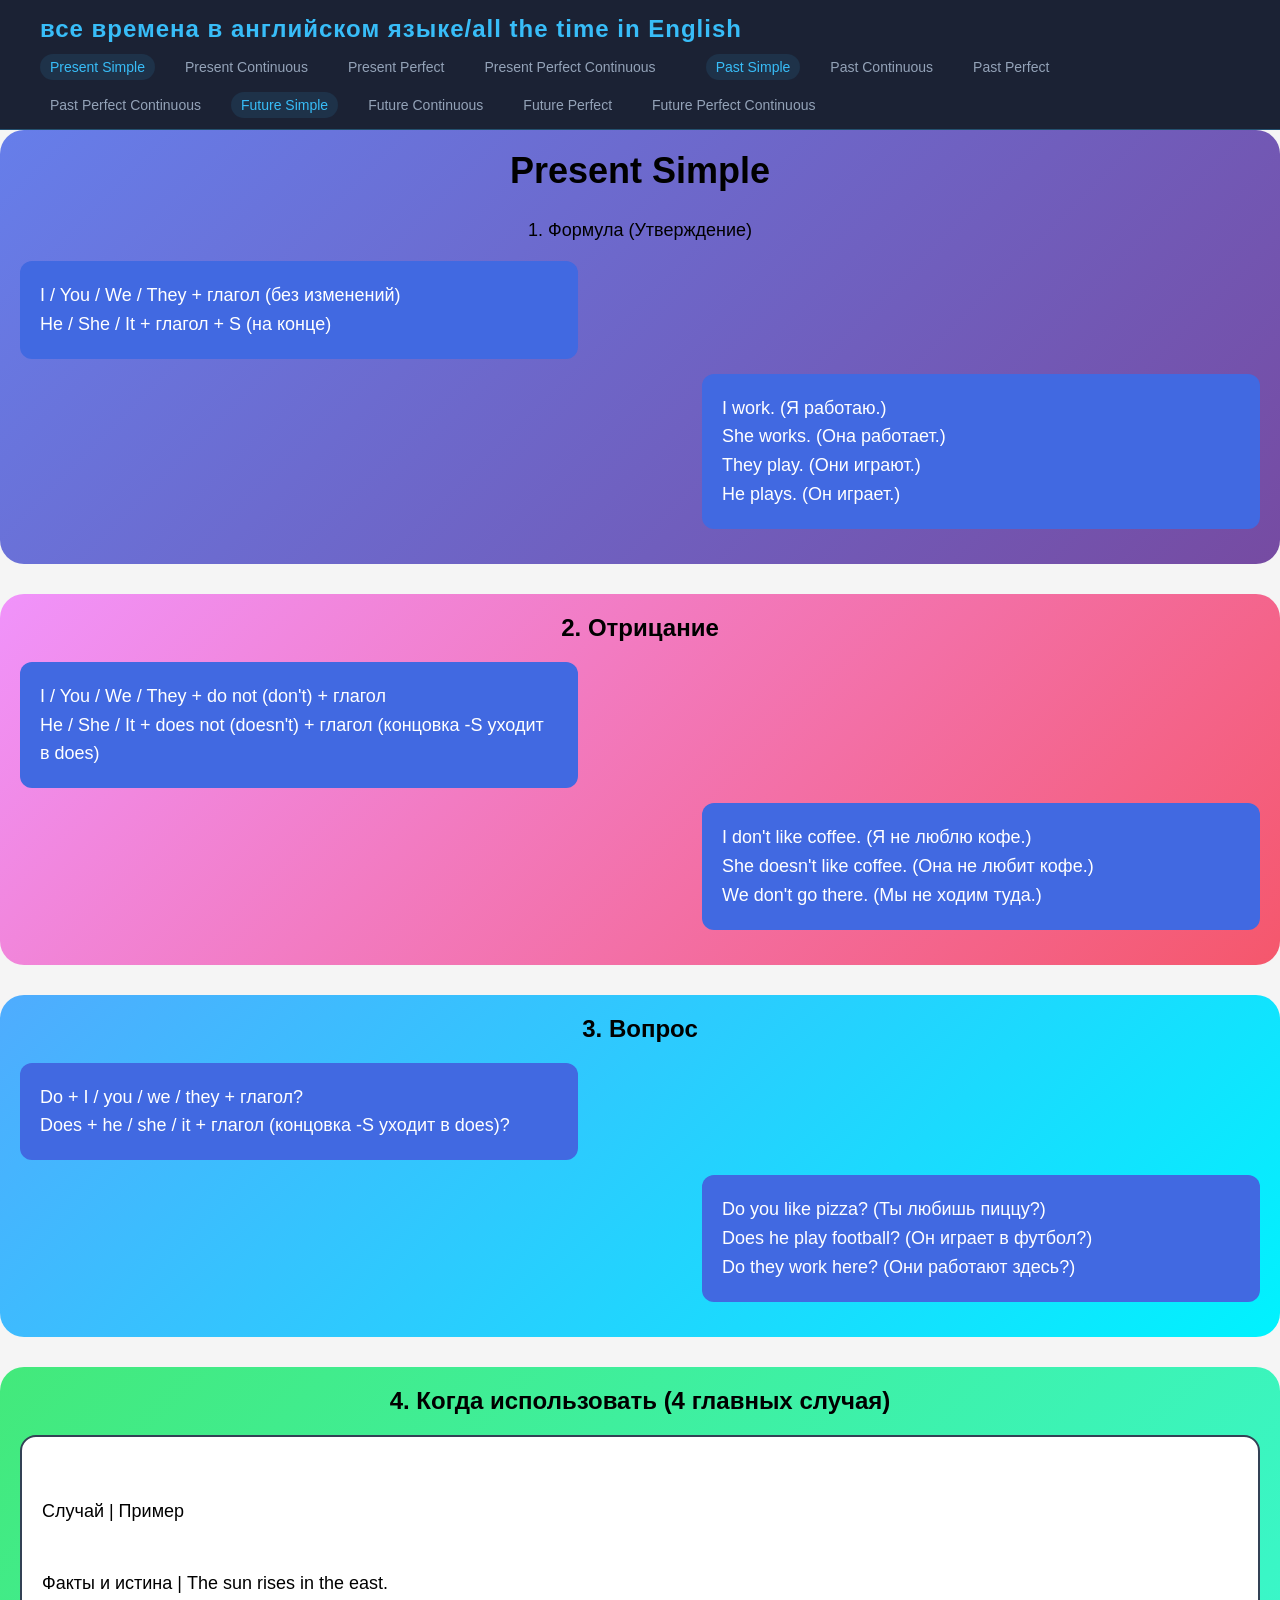
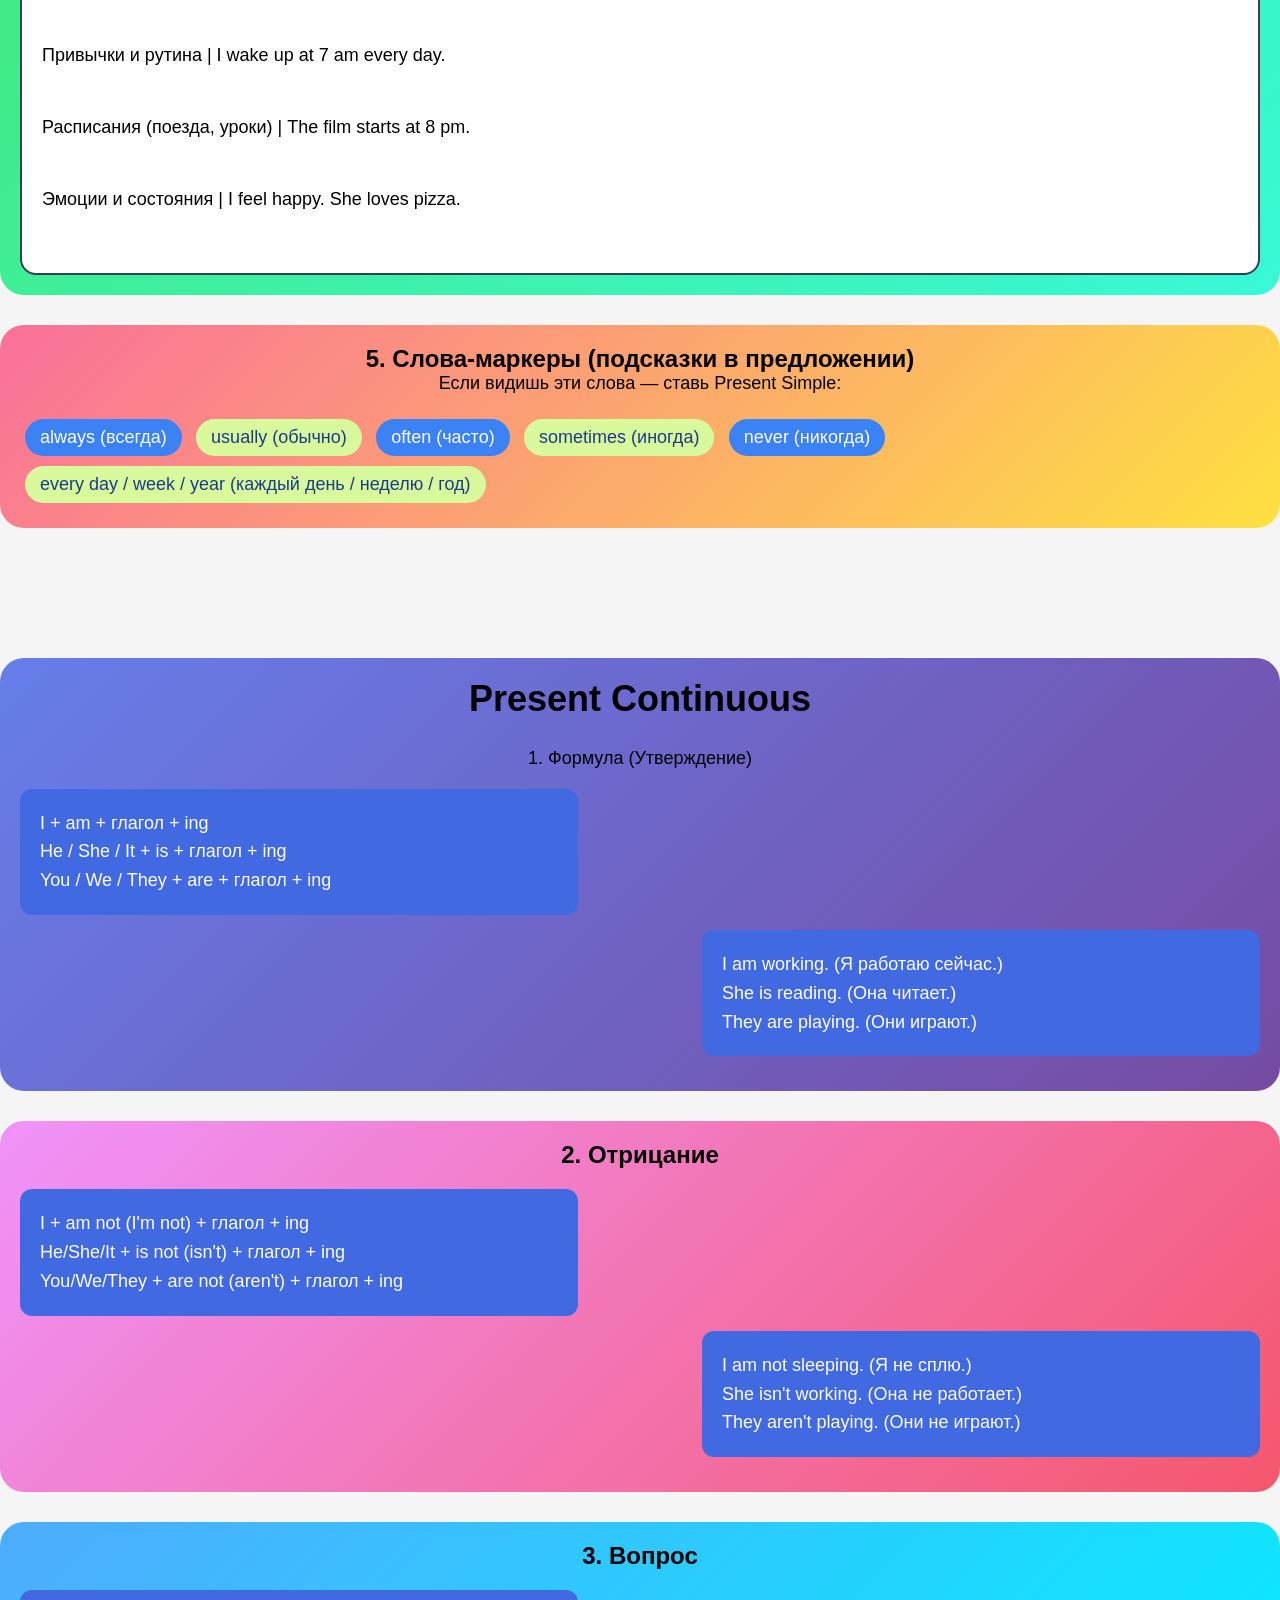
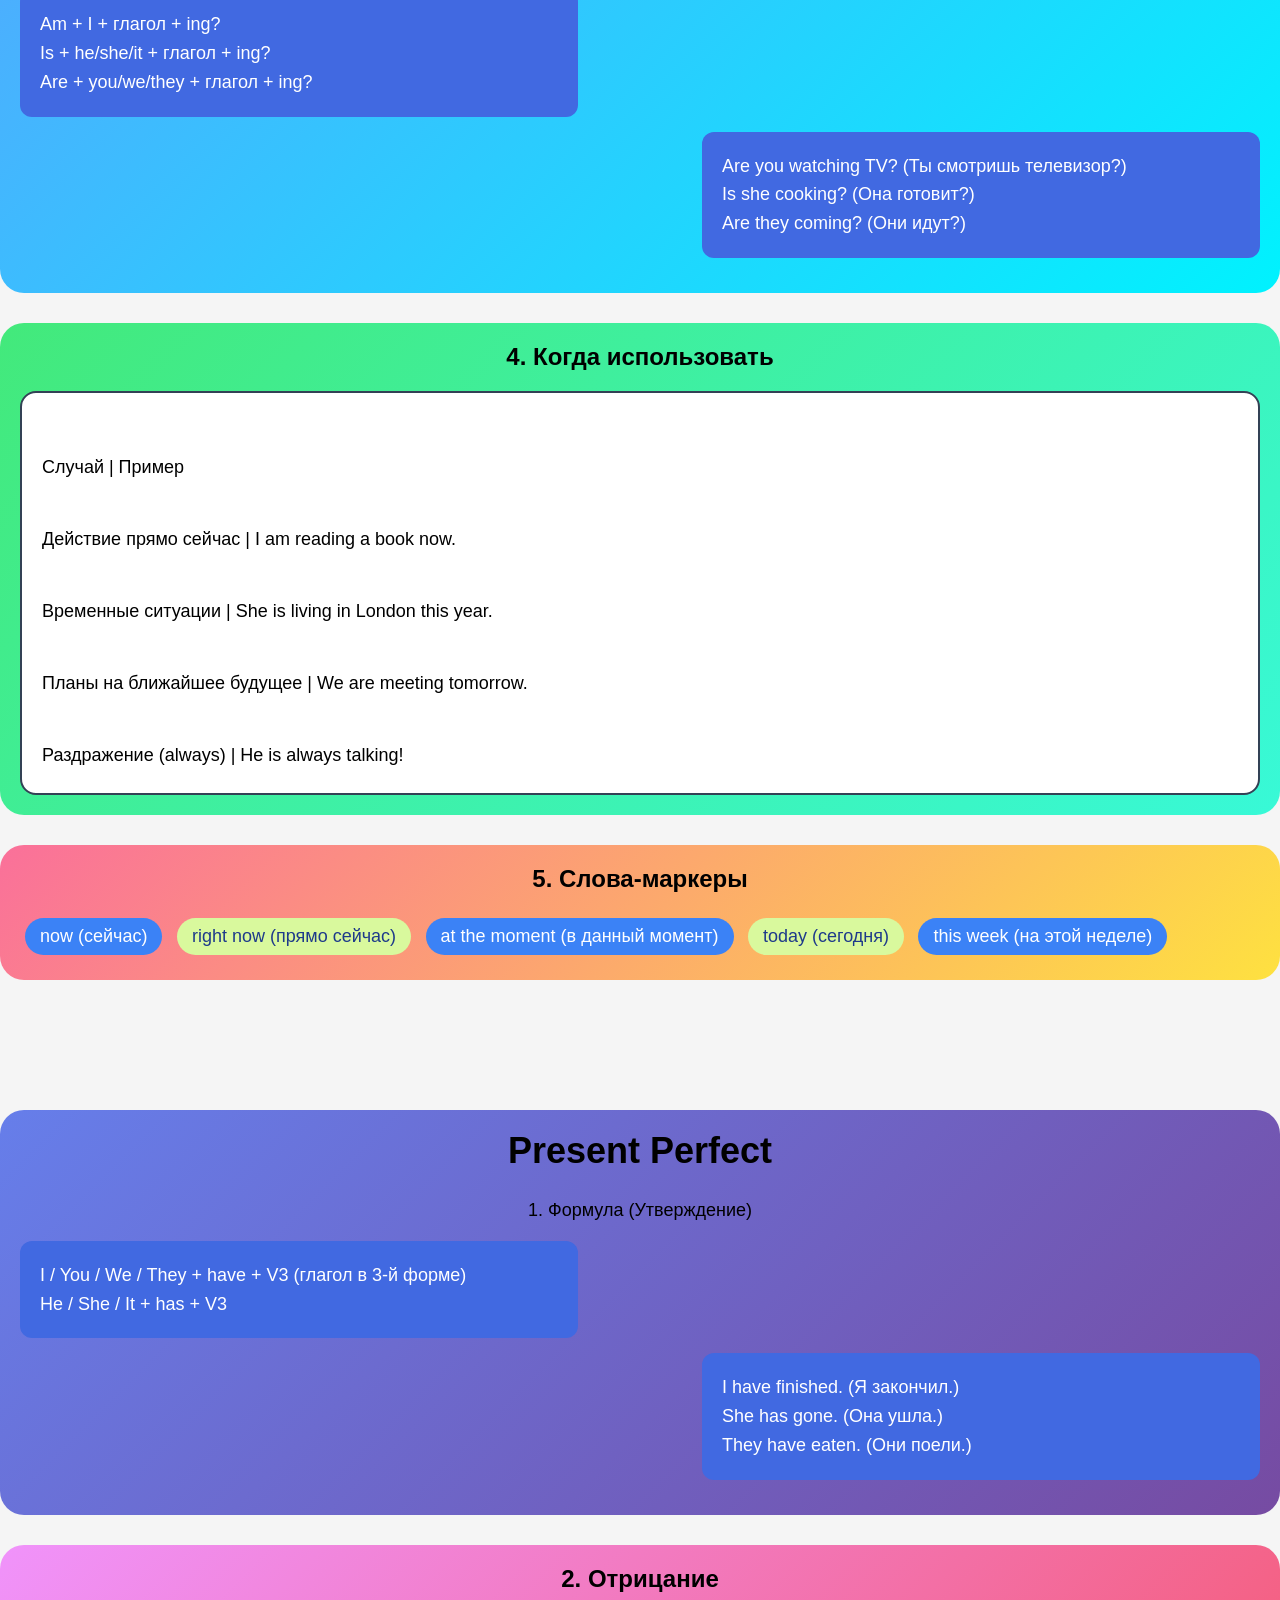
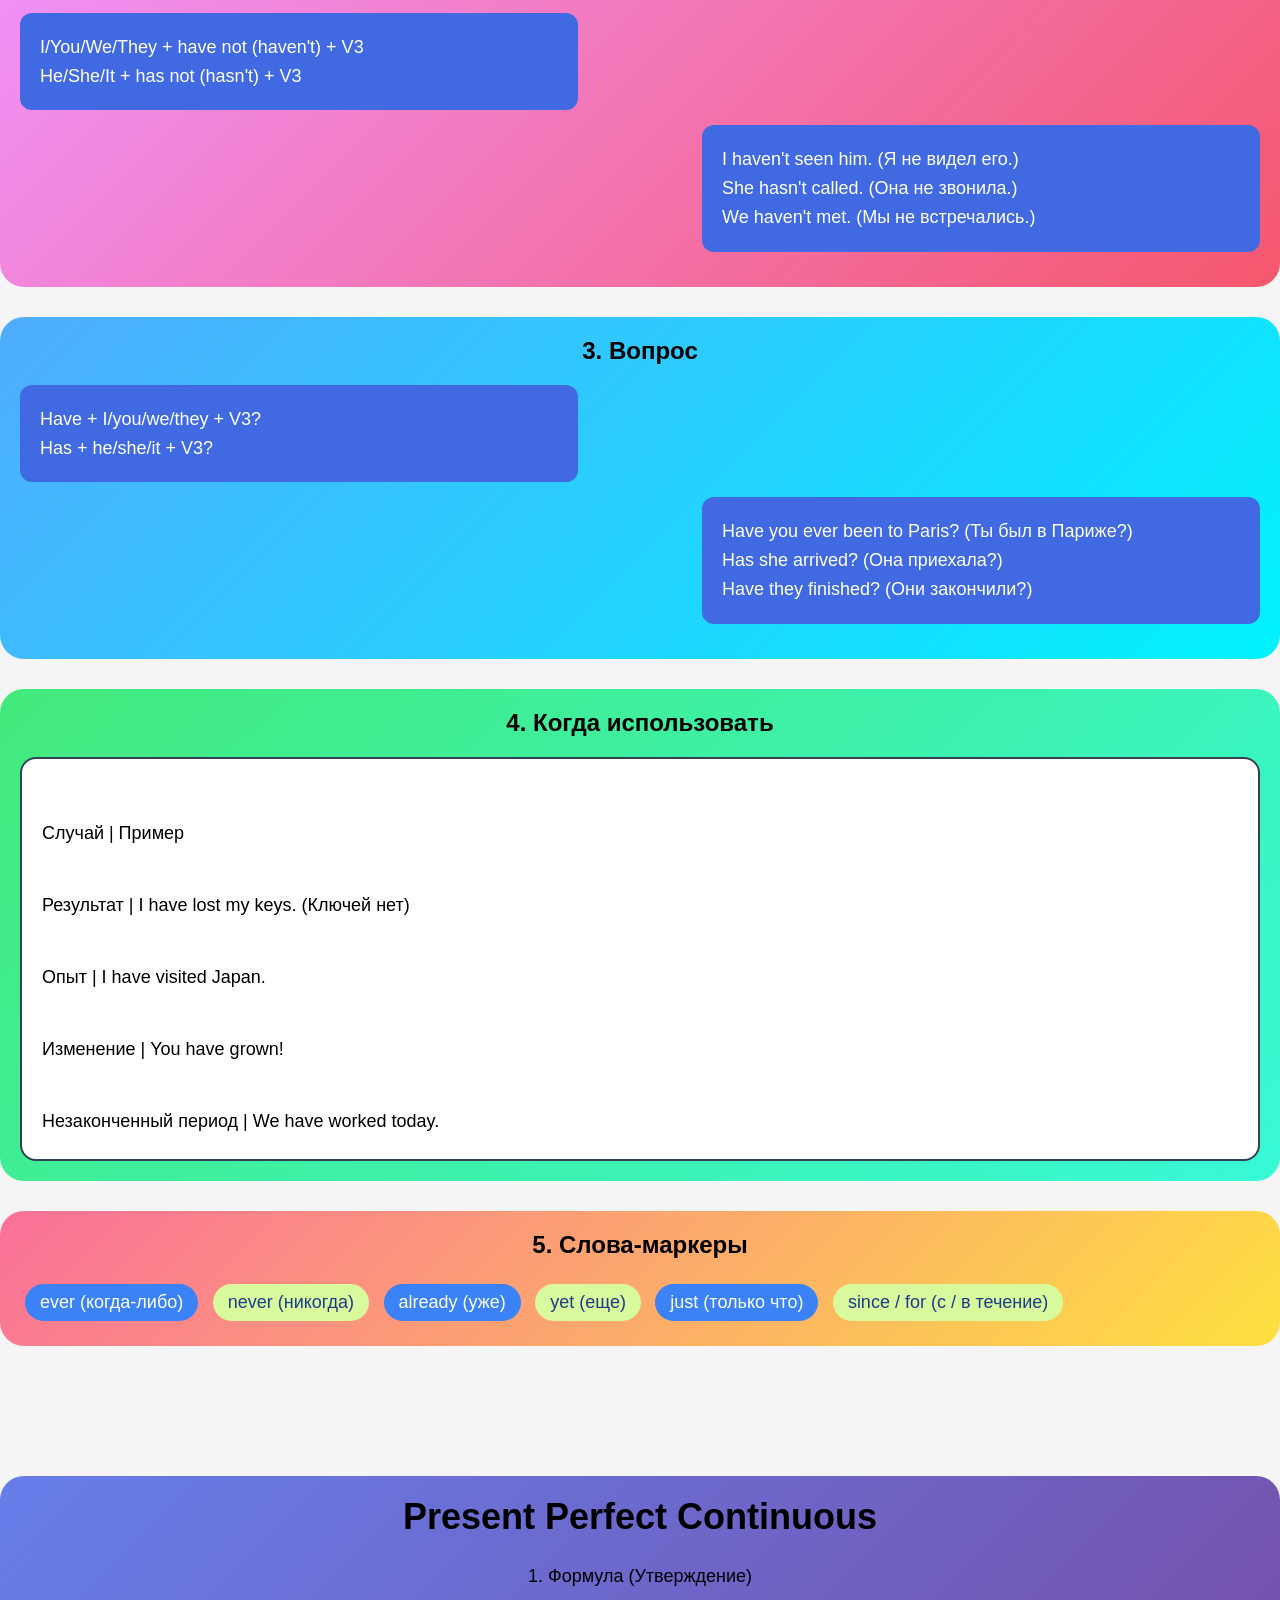
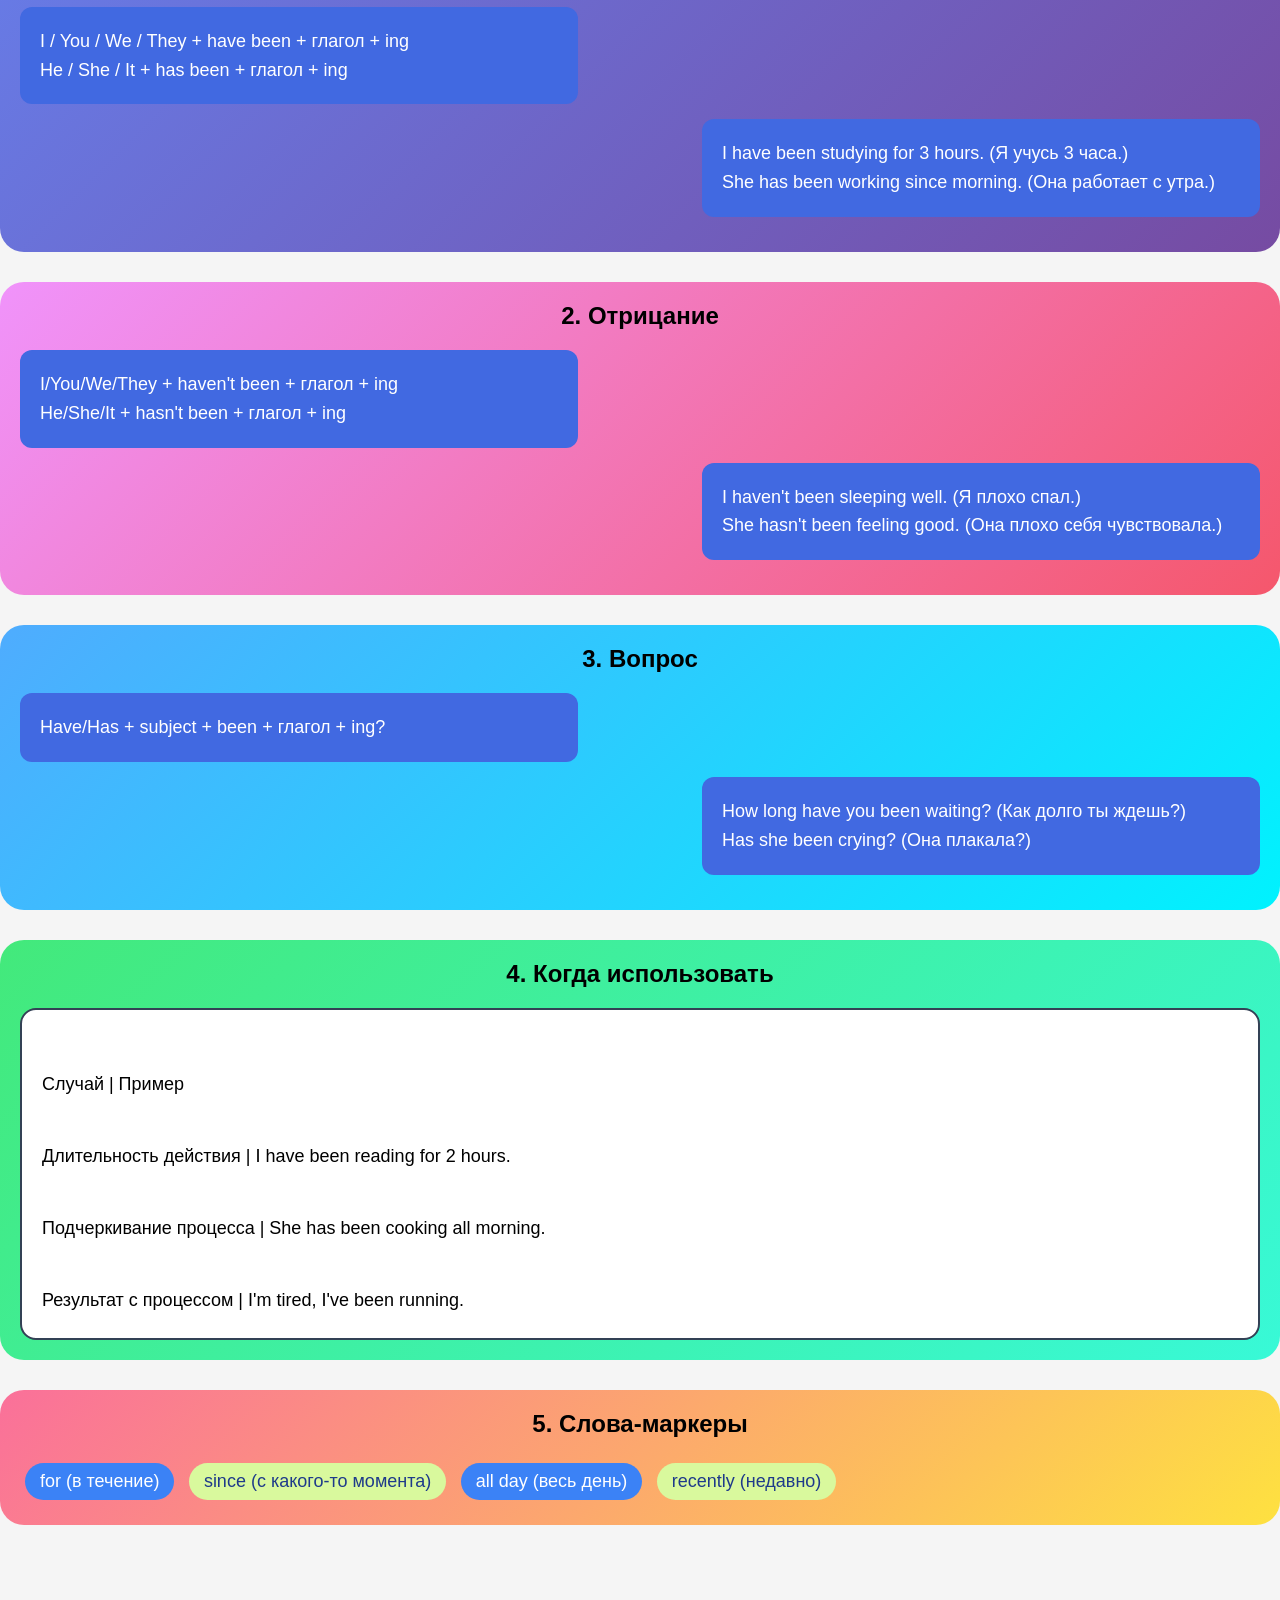
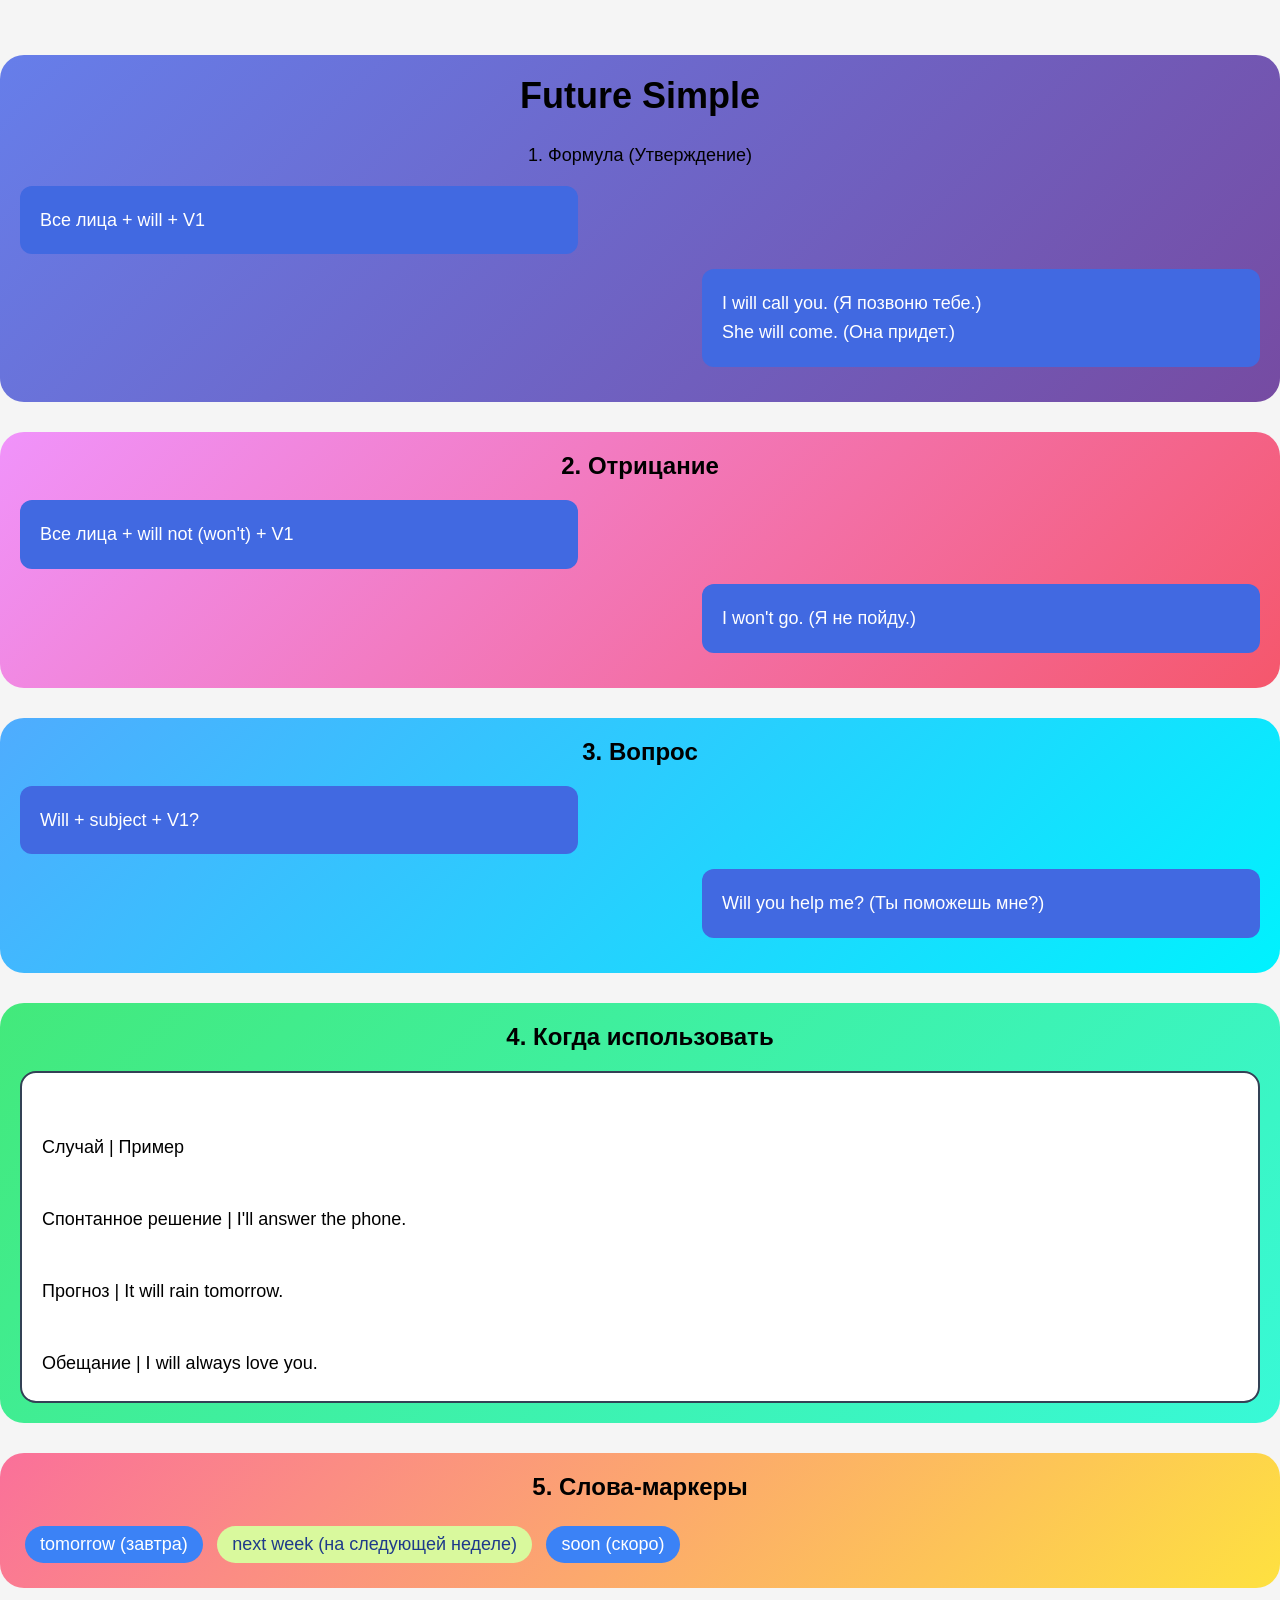
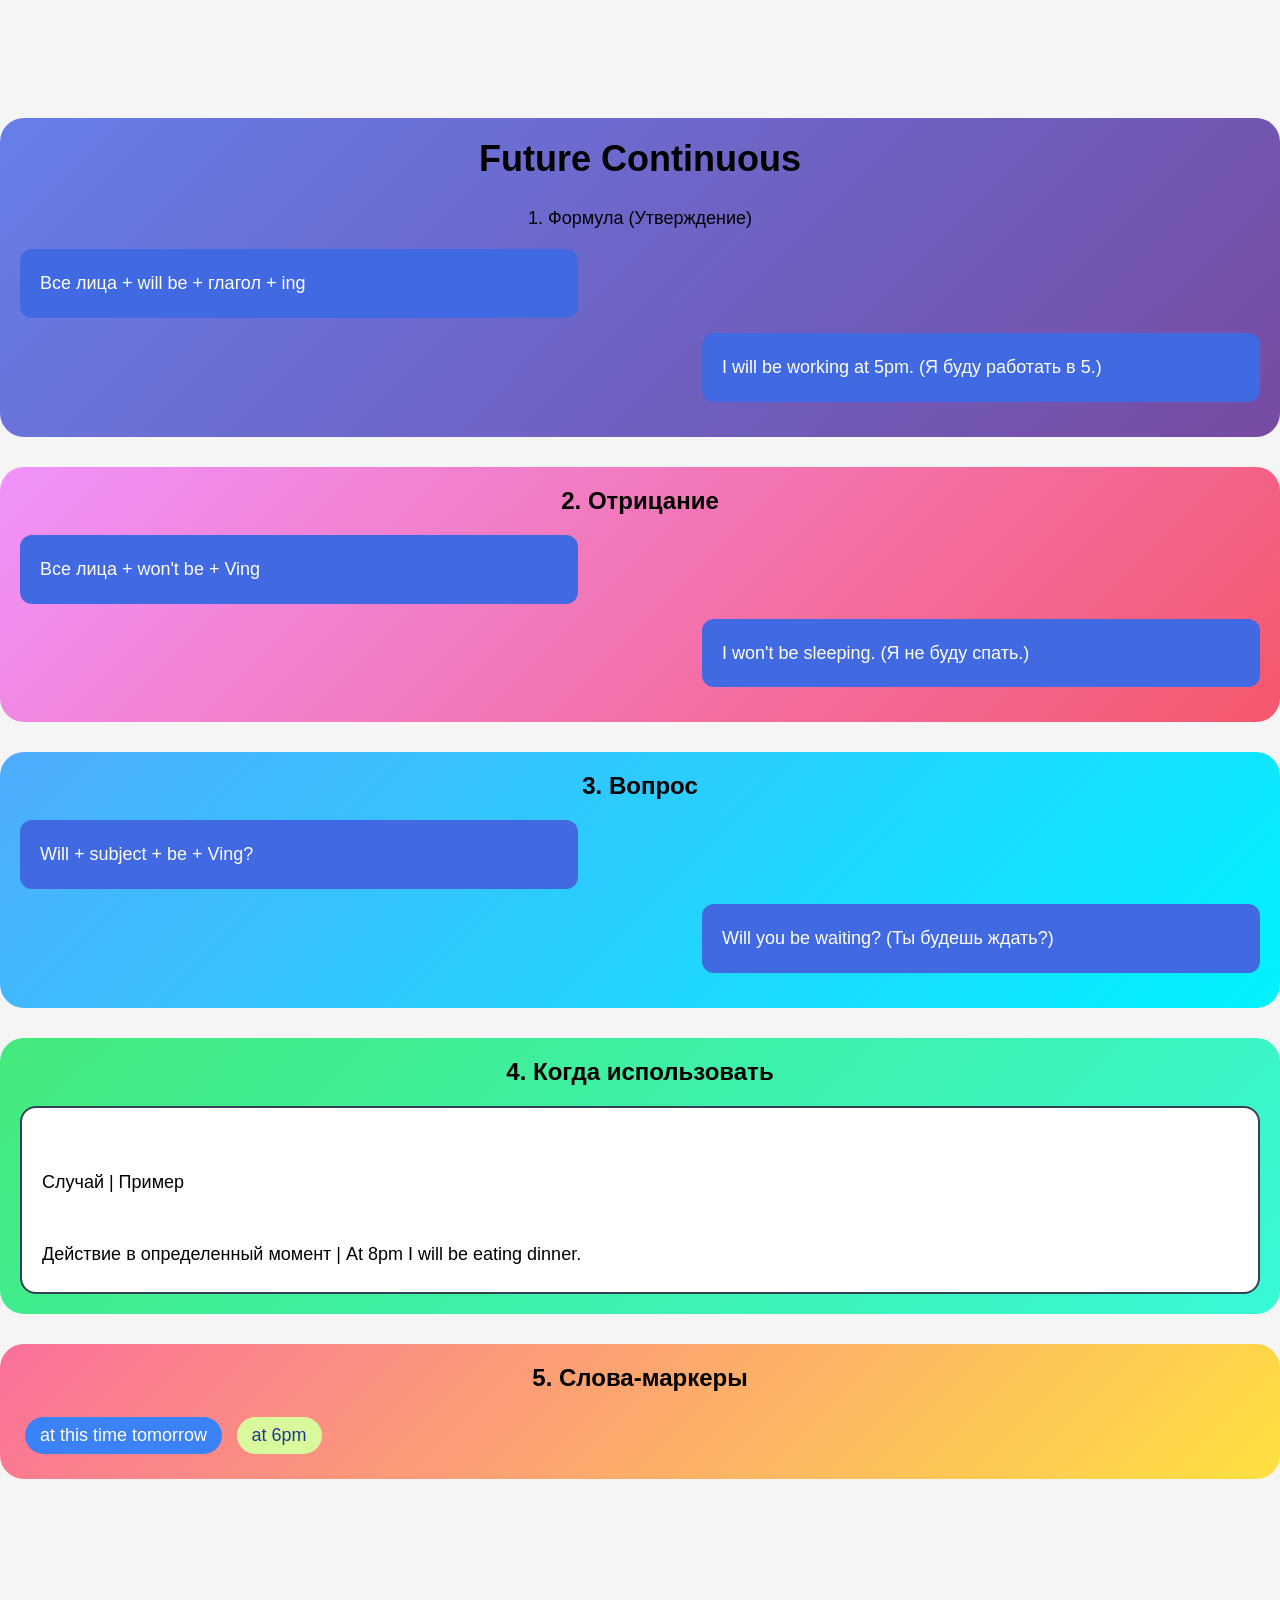
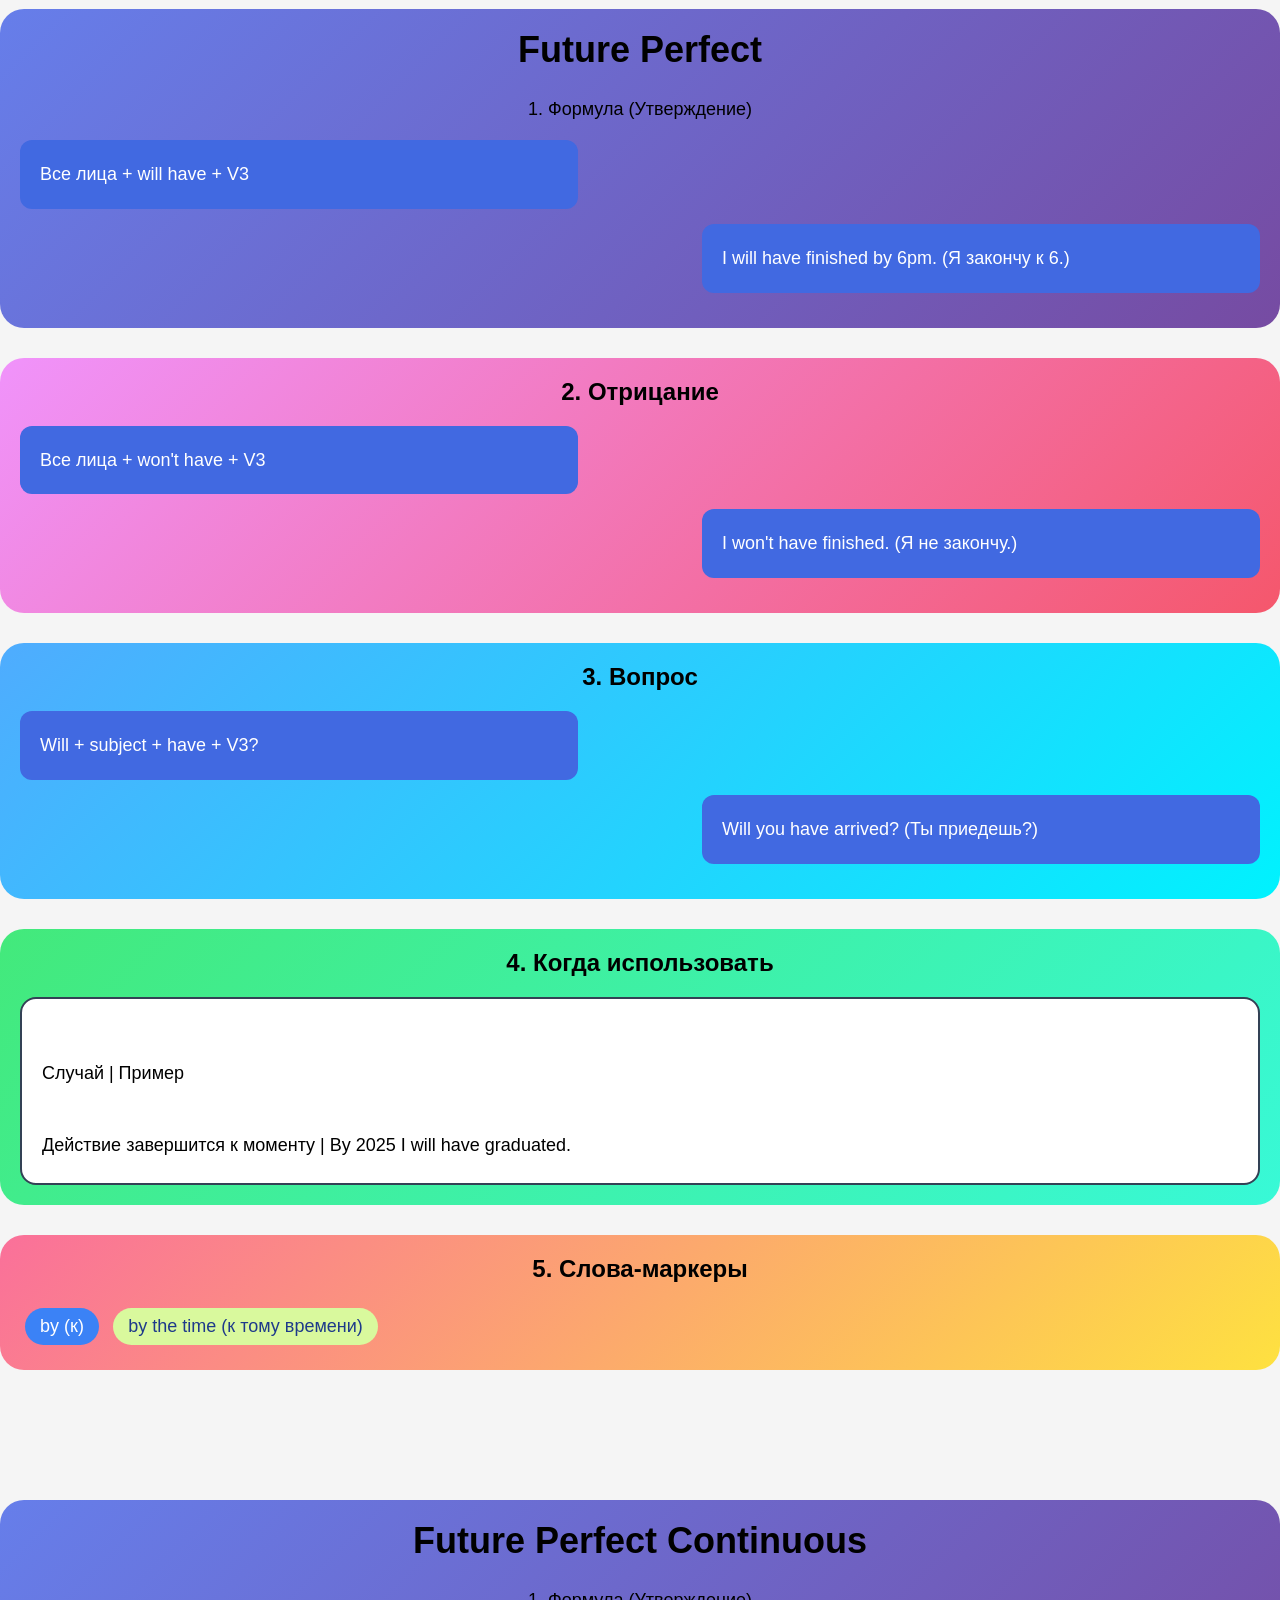
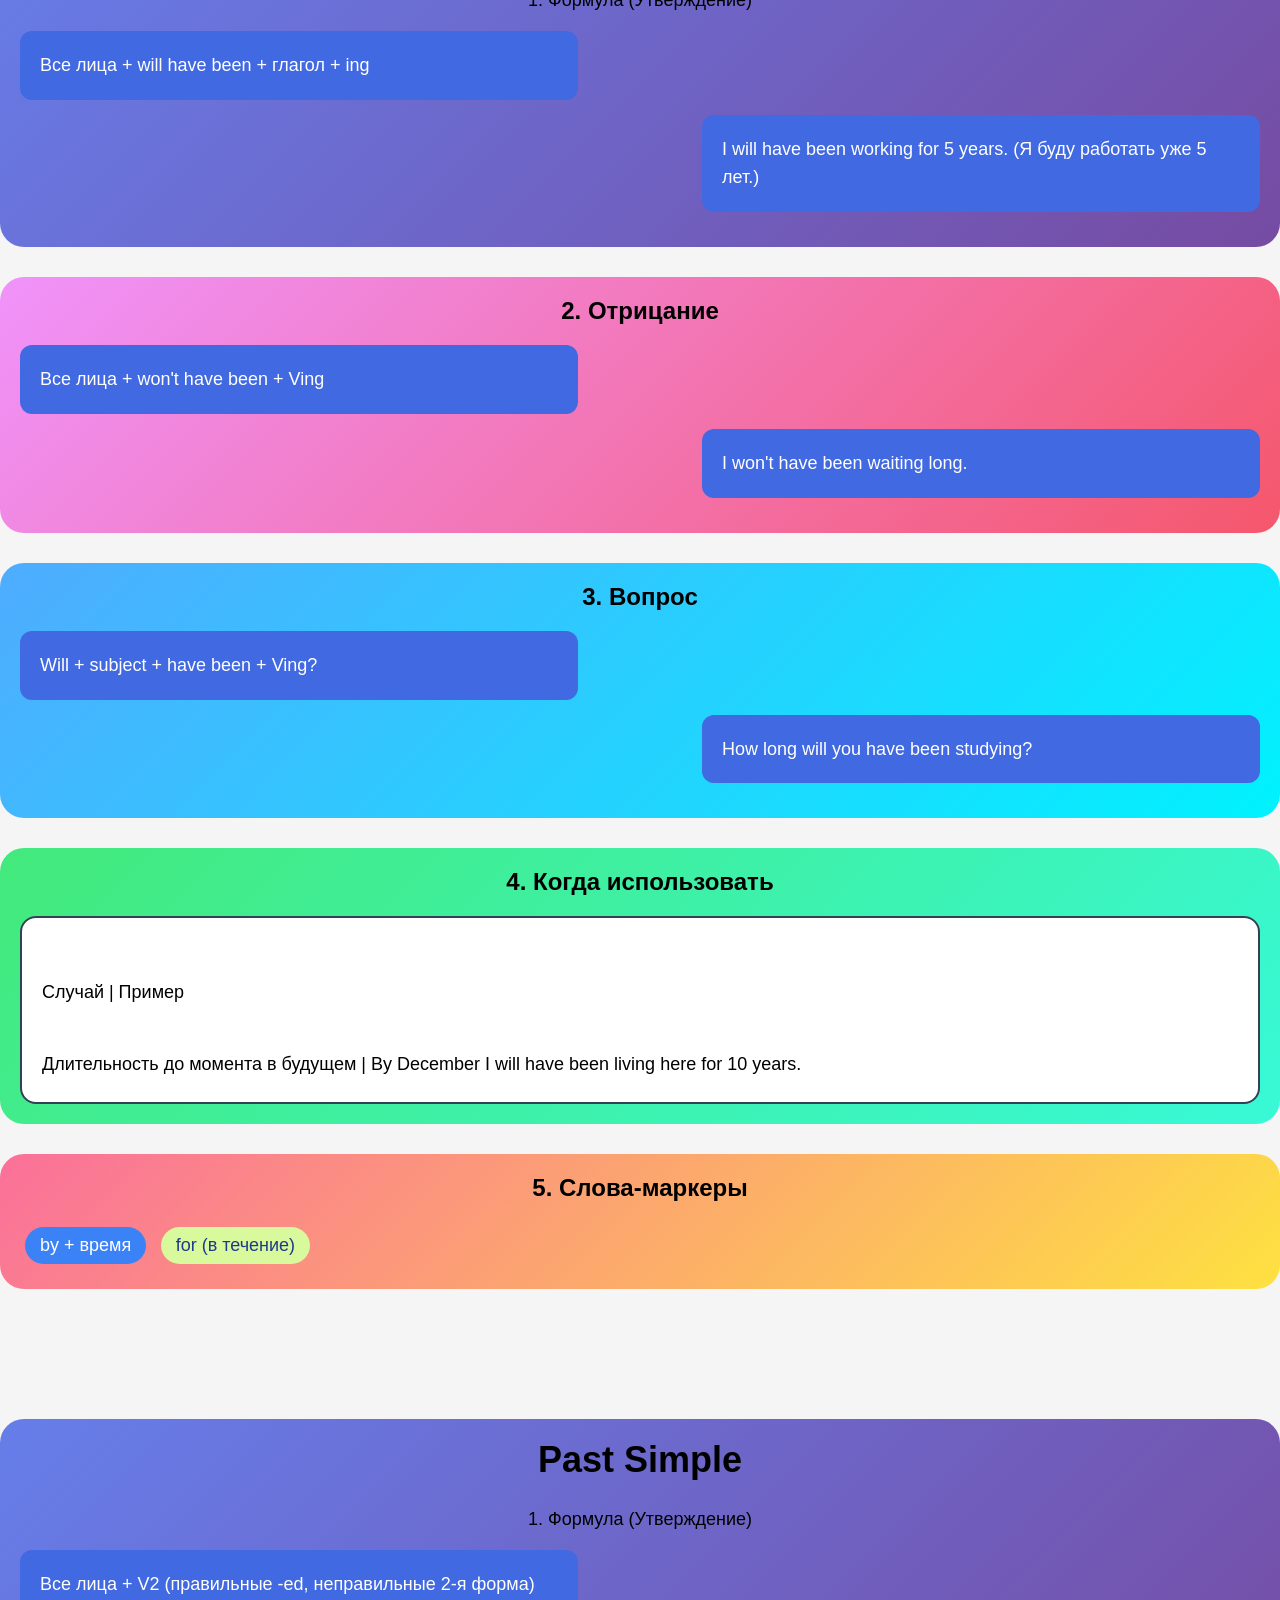
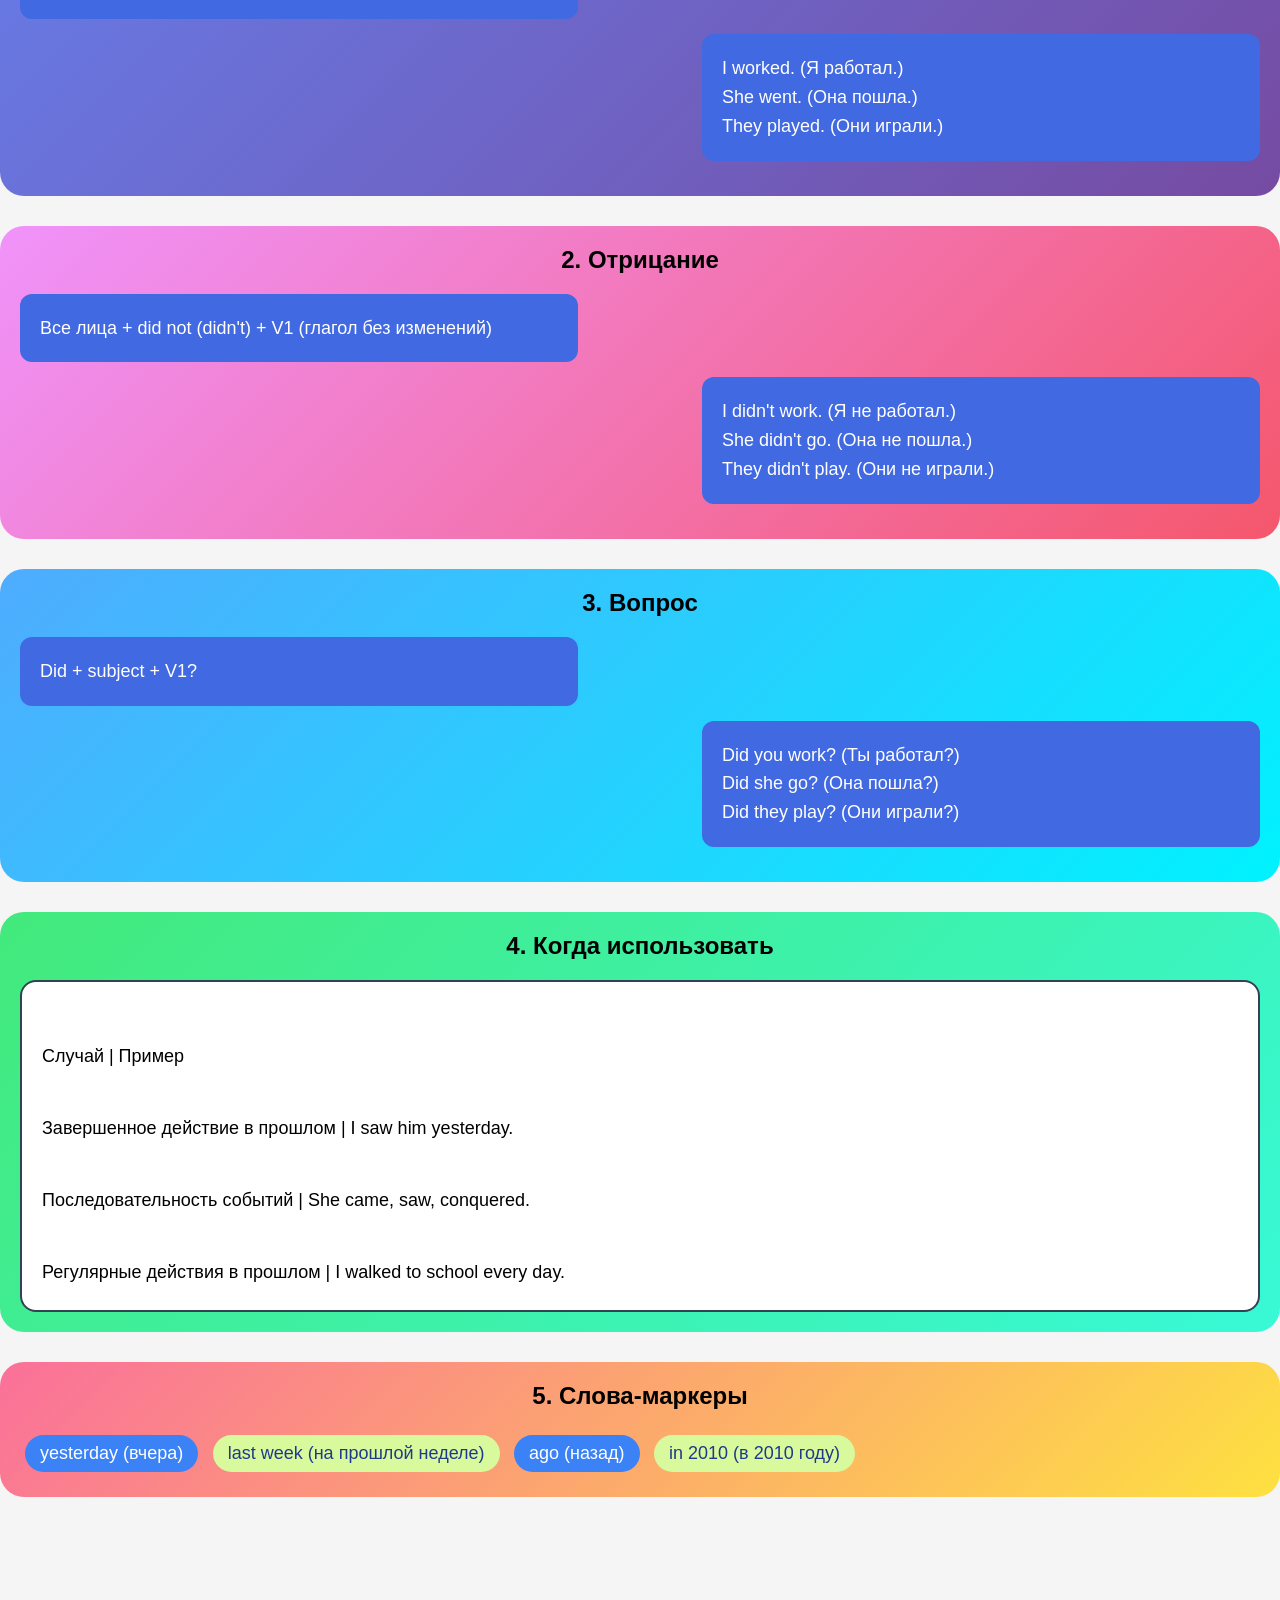
<file: index.html>
<!DOCTYPE html>
<html lang="en">

<head>
    <meta charset="UTF-8">
    <meta name="viewport" content="width=device-width, initial-scale=1.0">
    <title>Все времена в английском языке</title>
    <link rel="stylesheet" href="style.css">
</head>

<body>
    <nav>
        <h1 class="title">все времена в английском языке/all the time in English</h1>
        <ul class="a">
            <li><a class="nav3" href="#Present-Simple">Present Simple</a></li>
            <li><a class="nav2" href="#Present-Continuous">Present Continuous</a></li>
            <li><a class="nav2" href="#Present-Perfect">Present Perfect</a></li>
            <li><a class="nav2" href="#Present-Perfect-Continuous">Present Perfect Continuous</a></li> <br>
            <li><a class="nav3" href="#Past-Simple">Past Simple</a></li>
            <li><a class="nav2" href="#Past-Continuous">Past Continuous</a></li>
            <li><a class="nav2" href="#Past-Perfect">Past Perfect</a></li>
            <li><a class="nav2" href="#Past-Perfect-Continuous">Past Perfect Continuous</a></li>
            <li><a class="nav3" href="#Future-Simple">Future Simple</a></li>
            <li><a class="nav2" href="#Future-Continuous">Future Continuous</a></li>
            <li><a class="nav2" href="#Future-Perfect">Future Perfect</a></li>
            <li><a class="nav2" href="#Future-Perfect-Continuous">Future Perfect Continuous</a></li>
        </ul>
        
    </nav>

    <main>
        <section id="Present-Simple">
            <div class="individual-section1">
                <center class="id-name">
                    <h2>Present Simple</h2> <br>
                    <p>1. Формула (Утверждение)</p>
                </center>
                <p class="box1">
                    I / You / We / They + глагол (без изменений) <br>
                    He / She / It + глагол + S (на конце) <br>
                </p>
                <p class="box2">
                    I work. (Я работаю.) <br>
                    She works. (Она работает.) <br>
                    They play. (Они играют.) <br>
                    He plays. (Он играет.) <br>
                </p>
            </div>

            <div class="individual-section2">
                <center class="id-name">
                    2. Отрицание
                </center>
                <p class="box1">
                    I / You / We / They + do not (don't) + глагол <br>
                    He / She / It + does not (doesn't) + глагол (концовка -S уходит в does)
                </p>
                <p class="box2">
                    I don't like coffee. (Я не люблю кофе.) <br>
                    She doesn't like coffee. (Она не любит кофе.) <br>
                    We don't go there. (Мы не ходим туда.)
                </p>
            </div>

            <div class="individual-section3">
                <center class="id-name">
                    3. Вопрос
                </center>
                <p class="box1">
                    Do + I / you / we / they + глагол? <br>
                    Does + he / she / it + глагол (концовка -S уходит в does)? <br>
                </p>
                <p class="box2">
                    Do you like pizza? (Ты любишь пиццу?) <br>
                    Does he play football? (Он играет в футбол?) <br>
                    Do they work here? (Они работают здесь?) <br>
                </p>
            </div>

            <div class="individual-section4">
                <center class="id-name">
                    4. Когда использовать (4 главных случая)
                </center>
                <p class="column">
                    Случай | Пример <br>
                    Факты и истина | The sun rises in the east.<br>
                    Привычки и рутина | I wake up at 7 am every day.<br>
                    Расписания (поезда, уроки) | The film starts at 8 pm.<br>
                    Эмоции и состояния | I feel happy. She loves pizza.<br>
                </p>
            </div>

            <div class="individual-section5">
                <center class="id-name">
                    5. Слова-маркеры (подсказки в предложении)
                    <p>Если видишь эти слова — ставь Present Simple: <br></p>
                </center>
                <p class="p">always (всегда) <br></p>
                <p class="p1">usually (обычно) <br></p>
                <p class="p">often (часто) <br></p>
                <p class="p1">sometimes (иногда) <br></p>
                <p class="p">never (никогда) <br></p>
                <p class="p1">every day / week / year (каждый день / неделю / год) <br></p>
            </div>
        </section>

        <section id="Present-Continuous">
            <div class="individual-section1">
                <center class="id-name">
                    <h2>Present Continuous</h2> <br>
                    <p>1. Формула (Утверждение)</p>
                </center>
                <p class="box1">
                    I + am + глагол + ing <br>
                    He / She / It + is + глагол + ing <br>
                    You / We / They + are + глагол + ing
                </p>
                <p class="box2">
                    I am working. (Я работаю сейчас.) <br>
                    She is reading. (Она читает.) <br>
                    They are playing. (Они играют.)
                </p>
            </div>

            <div class="individual-section2">
                <center class="id-name">2. Отрицание</center>
                <p class="box1">
                    I + am not (I'm not) + глагол + ing <br>
                    He/She/It + is not (isn't) + глагол + ing <br>
                    You/We/They + are not (aren't) + глагол + ing
                </p>
                <p class="box2">
                    I am not sleeping. (Я не сплю.) <br>
                    She isn't working. (Она не работает.) <br>
                    They aren't playing. (Они не играют.)
                </p>
            </div>

            <div class="individual-section3">
                <center class="id-name">3. Вопрос</center>
                <p class="box1">
                    Am + I + глагол + ing? <br>
                    Is + he/she/it + глагол + ing? <br>
                    Are + you/we/they + глагол + ing?
                </p>
                <p class="box2">
                    Are you watching TV? (Ты смотришь телевизор?) <br>
                    Is she cooking? (Она готовит?) <br>
                    Are they coming? (Они идут?)
                </p>
            </div>

            <div class="individual-section4">
                <center class="id-name">4. Когда использовать</center>
                <p class="column">
                    Случай | Пример <br>
                    Действие прямо сейчас | I am reading a book now.<br>
                    Временные ситуации | She is living in London this year.<br>
                    Планы на ближайшее будущее | We are meeting tomorrow.<br>
                    Раздражение (always) | He is always talking!
                </p>
            </div>

            <div class="individual-section5">
                <center class="id-name">5. Слова-маркеры</center>
                <p class="p">now (сейчас) <br></p>
                <p class="p1">right now (прямо сейчас) <br></p>
                <p class="p">at the moment (в данный момент) <br></p>
                <p class="p1">today (сегодня) <br></p>
                <p class="p">this week (на этой неделе) <br></p>
            </div>
        </section>

        <section id="Present-Perfect">
            <div class="individual-section1">
                <center class="id-name">
                    <h2>Present Perfect</h2> <br>
                    <p>1. Формула (Утверждение)</p>
                </center>
                <p class="box1">
                    I / You / We / They + have + V3 (глагол в 3-й форме) <br>
                    He / She / It + has + V3
                </p>
                <p class="box2">
                    I have finished. (Я закончил.) <br>
                    She has gone. (Она ушла.) <br>
                    They have eaten. (Они поели.)
                </p>
            </div>

            <div class="individual-section2">
                <center class="id-name">2. Отрицание</center>
                <p class="box1">
                    I/You/We/They + have not (haven't) + V3 <br>
                    He/She/It + has not (hasn't) + V3
                </p>
                <p class="box2">
                    I haven't seen him. (Я не видел его.) <br>
                    She hasn't called. (Она не звонила.) <br>
                    We haven't met. (Мы не встречались.)
                </p>
            </div>

            <div class="individual-section3">
                <center class="id-name">3. Вопрос</center>
                <p class="box1">
                    Have + I/you/we/they + V3? <br>
                    Has + he/she/it + V3?
                </p>
                <p class="box2">
                    Have you ever been to Paris? (Ты был в Париже?) <br>
                    Has she arrived? (Она приехала?) <br>
                    Have they finished? (Они закончили?)
                </p>
            </div>

            <div class="individual-section4">
                <center class="id-name">4. Когда использовать</center>
                <p class="column">
                    Случай | Пример <br>
                    Результат | I have lost my keys. (Ключей нет)<br>
                    Опыт | I have visited Japan.<br>
                    Изменение | You have grown!<br>
                    Незаконченный период | We have worked today.
                </p>
            </div>

            <div class="individual-section5">
                <center class="id-name">5. Слова-маркеры</center>
                <p class="p">ever (когда-либо) <br></p>
                <p class="p1">never (никогда) <br></p>
                <p class="p">already (уже) <br></p>
                <p class="p1">yet (еще) <br></p>
                <p class="p">just (только что) <br></p>
                <p class="p1">since / for (с / в течение) <br></p>
            </div>
        </section>

        <section id="Present-Perfect-Continuous">
            <div class="individual-section1">
                <center class="id-name">
                    <h2>Present Perfect Continuous</h2> <br>
                    <p>1. Формула (Утверждение)</p>
                </center>
                <p class="box1">
                    I / You / We / They + have been + глагол + ing <br>
                    He / She / It + has been + глагол + ing
                </p>
                <p class="box2">
                    I have been studying for 3 hours. (Я учусь 3 часа.) <br>
                    She has been working since morning. (Она работает с утра.)
                </p>
            </div>

            <div class="individual-section2">
                <center class="id-name">2. Отрицание</center>
                <p class="box1">
                    I/You/We/They + haven't been + глагол + ing <br>
                    He/She/It + hasn't been + глагол + ing
                </p>
                <p class="box2">
                    I haven't been sleeping well. (Я плохо спал.) <br>
                    She hasn't been feeling good. (Она плохо себя чувствовала.)
                </p>
            </div>

            <div class="individual-section3">
                <center class="id-name">3. Вопрос</center>
                <p class="box1">
                    Have/Has + subject + been + глагол + ing?
                </p>
                <p class="box2">
                    How long have you been waiting? (Как долго ты ждешь?) <br>
                    Has she been crying? (Она плакала?)
                </p>
            </div>

            <div class="individual-section4">
                <center class="id-name">4. Когда использовать</center>
                <p class="column">
                    Случай | Пример <br>
                    Длительность действия | I have been reading for 2 hours.<br>
                    Подчеркивание процесса | She has been cooking all morning.<br>
                    Результат с процессом | I'm tired, I've been running.
                </p>
            </div>

            <div class="individual-section5">
                <center class="id-name">5. Слова-маркеры</center>
                <p class="p">for (в течение) <br></p>
                <p class="p1">since (с какого-то момента) <br></p>
                <p class="p">all day (весь день) <br></p>
                <p class="p1">recently (недавно) <br></p>
            </div>
        </section>

        <section id="Future-Simple">
            <div class="individual-section1">
                <center class="id-name">
                    <h2>Future Simple</h2> <br>
                    <p>1. Формула (Утверждение)</p>
                </center>
                <p class="box1">
                    Все лица + will + V1
                </p>
                <p class="box2">
                    I will call you. (Я позвоню тебе.) <br>
                    She will come. (Она придет.)
                </p>
            </div>

            <div class="individual-section2">
                <center class="id-name">2. Отрицание</center>
                <p class="box1">
                    Все лица + will not (won't) + V1
                </p>
                <p class="box2">
                    I won't go. (Я не пойду.)
                </p>
            </div>

            <div class="individual-section3">
                <center class="id-name">3. Вопрос</center>
                <p class="box1">
                    Will + subject + V1?
                </p>
                <p class="box2">
                    Will you help me? (Ты поможешь мне?)
                </p>
            </div>

            <div class="individual-section4">
                <center class="id-name">4. Когда использовать</center>
                <p class="column">
                    Случай | Пример <br>
                    Спонтанное решение | I'll answer the phone.<br>
                    Прогноз | It will rain tomorrow.<br>
                    Обещание | I will always love you.
                </p>
            </div>

            <div class="individual-section5">
                <center class="id-name">5. Слова-маркеры</center>
                <p class="p">tomorrow (завтра) <br></p>
                <p class="p1">next week (на следующей неделе) <br></p>
                <p class="p">soon (скоро) <br></p>
            </div>
        </section>

        <section id="Future-Continuous">
            <div class="individual-section1">
                <center class="id-name">
                    <h2>Future Continuous</h2> <br>
                    <p>1. Формула (Утверждение)</p>
                </center>
                <p class="box1">
                    Все лица + will be + глагол + ing
                </p>
                <p class="box2">
                    I will be working at 5pm. (Я буду работать в 5.)
                </p>
            </div>

            <div class="individual-section2">
                <center class="id-name">2. Отрицание</center>
                <p class="box1">
                    Все лица + won't be + Ving
                </p>
                <p class="box2">
                    I won't be sleeping. (Я не буду спать.)
                </p>
            </div>

            <div class="individual-section3">
                <center class="id-name">3. Вопрос</center>
                <p class="box1">
                    Will + subject + be + Ving?
                </p>
                <p class="box2">
                    Will you be waiting? (Ты будешь ждать?)
                </p>
            </div>

            <div class="individual-section4">
                <center class="id-name">4. Когда использовать</center>
                <p class="column">
                    Случай | Пример <br>
                    Действие в определенный момент | At 8pm I will be eating dinner.
                </p>
            </div>

            <div class="individual-section5">
                <center class="id-name">5. Слова-маркеры</center>
                <p class="p">at this time tomorrow <br></p>
                <p class="p1">at 6pm <br></p>
            </div>
        </section>

        <section id="Future-Perfect">
            <div class="individual-section1">
                <center class="id-name">
                    <h2>Future Perfect</h2> <br>
                    <p>1. Формула (Утверждение)</p>
                </center>
                <p class="box1">
                    Все лица + will have + V3
                </p>
                <p class="box2">
                    I will have finished by 6pm. (Я закончу к 6.)
                </p>
            </div>

            <div class="individual-section2">
                <center class="id-name">2. Отрицание</center>
                <p class="box1">
                    Все лица + won't have + V3
                </p>
                <p class="box2">
                    I won't have finished. (Я не закончу.)
                </p>
            </div>

            <div class="individual-section3">
                <center class="id-name">3. Вопрос</center>
                <p class="box1">
                    Will + subject + have + V3?
                </p>
                <p class="box2">
                    Will you have arrived? (Ты приедешь?)
                </p>
            </div>

            <div class="individual-section4">
                <center class="id-name">4. Когда использовать</center>
                <p class="column">
                    Случай | Пример <br>
                    Действие завершится к моменту | By 2025 I will have graduated.
                </p>
            </div>

            <div class="individual-section5">
                <center class="id-name">5. Слова-маркеры</center>
                <p class="p">by (к) <br></p>
                <p class="p1">by the time (к тому времени) <br></p>
            </div>
        </section>

        <section id="Future-Perfect-Continuous">
            <div class="individual-section1">
                <center class="id-name">
                    <h2>Future Perfect Continuous</h2> <br>
                    <p>1. Формула (Утверждение)</p>
                </center>
                <p class="box1">
                    Все лица + will have been + глагол + ing
                </p>
                <p class="box2">
                    I will have been working for 5 years. (Я буду работать уже 5 лет.)
                </p>
            </div>

            <div class="individual-section2">
                <center class="id-name">2. Отрицание</center>
                <p class="box1">
                    Все лица + won't have been + Ving
                </p>
                <p class="box2">
                    I won't have been waiting long.
                </p>
            </div>

            <div class="individual-section3">
                <center class="id-name">3. Вопрос</center>
                <p class="box1">
                    Will + subject + have been + Ving?
                </p>
                <p class="box2">
                    How long will you have been studying?
                </p>
            </div>

            <div class="individual-section4">
                <center class="id-name">4. Когда использовать</center>
                <p class="column">
                    Случай | Пример <br>
                    Длительность до момента в будущем | By December I will have been living here for 10 years.
                </p>
            </div>

            <div class="individual-section5">
                <center class="id-name">5. Слова-маркеры</center>
                <p class="p">by + время <br></p>
                <p class="p1">for (в течение) <br></p>
            </div>
        </section>

        <section id="Past-Simple">
            <div class="individual-section1">
                <center class="id-name">
                    <h2>Past Simple</h2> <br>
                    <p>1. Формула (Утверждение)</p>
                </center>
                <p class="box1">
                    Все лица + V2 (правильные -ed, неправильные 2-я форма)
                </p>
                <p class="box2">
                    I worked. (Я работал.) <br>
                    She went. (Она пошла.) <br>
                    They played. (Они играли.)
                </p>
            </div>

            <div class="individual-section2">
                <center class="id-name">2. Отрицание</center>
                <p class="box1">
                    Все лица + did not (didn't) + V1 (глагол без изменений)
                </p>
                <p class="box2">
                    I didn't work. (Я не работал.) <br>
                    She didn't go. (Она не пошла.) <br>
                    They didn't play. (Они не играли.)
                </p>
            </div>

            <div class="individual-section3">
                <center class="id-name">3. Вопрос</center>
                <p class="box1">
                    Did + subject + V1?
                </p>
                <p class="box2">
                    Did you work? (Ты работал?) <br>
                    Did she go? (Она пошла?) <br>
                    Did they play? (Они играли?)
                </p>
            </div>

            <div class="individual-section4">
                <center class="id-name">4. Когда использовать</center>
                <p class="column">
                    Случай | Пример <br>
                    Завершенное действие в прошлом | I saw him yesterday.<br>
                    Последовательность событий | She came, saw, conquered.<br>
                    Регулярные действия в прошлом | I walked to school every day.
                </p>
            </div>

            <div class="individual-section5">
                <center class="id-name">5. Слова-маркеры</center>
                <p class="p">yesterday (вчера) <br></p>
                <p class="p1">last week (на прошлой неделе) <br></p>
                <p class="p">ago (назад) <br></p>
                <p class="p1">in 2010 (в 2010 году) <br></p>
            </div>
        </section>

        <section id="Past-Continuous">
            <div class="individual-section1">
                <center class="id-name">
                    <h2>Past Continuous</h2> <br>
                    <p>1. Формула (Утверждение)</p>
                </center>
                <p class="box1">
                    I / He / She / It + was + глагол + ing <br>
                    You / We / They + were + глагол + ing
                </p>
                <p class="box2">
                    I was reading. (Я читал.) <br>
                    They were playing. (Они играли.)
                </p>
            </div>

            <div class="individual-section2">
                <center class="id-name">2. Отрицание</center>
                <p class="box1">
                    I/He/She/It + wasn't + Ving <br>
                    You/We/They + weren't + Ving
                </p>
                <p class="box2">
                    I wasn't sleeping. (Я не спал.) <br>
                    They weren't working. (Они не работали.)
                </p>
            </div>

            <div class="individual-section3">
                <center class="id-name">3. Вопрос</center>
                <p class="box1">
                    Was + I/he/she/it + Ving? <br>
                    Were + you/we/they + Ving?
                </p>
                <p class="box2">
                    Was she crying? (Она плакала?) <br>
                    Were you waiting? (Ты ждал?)
                </p>
            </div>

            <div class="individual-section4">
                <center class="id-name">4. Когда использовать</center>
                <p class="column">
                    Случай | Пример <br>
                    Действие в определенный момент | At 5pm I was working.<br>
                    Прерванное действие | I was sleeping when you called.<br>
                    Фоновое действие | The sun was shining.
                </p>
            </div>

            <div class="individual-section5">
                <center class="id-name">5. Слова-маркеры</center>
                <p class="p">at 5pm yesterday <br></p>
                <p class="p1">when (когда) <br></p>
                <p class="p">while (в то время как) <br></p>
            </div>
        </section>

        <section id="Past-Perfect">
            <div class="individual-section1">
                <center class="id-name">
                    <h2>Past Perfect</h2> <br>
                    <p>1. Формула (Утверждение)</p>
                </center>
                <p class="box1">
                    Все лица + had + V3
                </p>
                <p class="box2">
                    I had finished. (Я закончил до того.) <br>
                    She had left. (Она ушла до того.)
                </p>
            </div>

            <div class="individual-section2">
                <center class="id-name">2. Отрицание</center>
                <p class="box1">
                    Все лица + hadn't + V3
                </p>
                <p class="box2">
                    I hadn't seen him. (Я не видел его до того.)
                </p>
            </div>

            <div class="individual-section3">
                <center class="id-name">3. Вопрос</center>
                <p class="box1">
                    Had + subject + V3?
                </p>
                <p class="box2">
                    Had you eaten? (Ты поел до того?)
                </p>
            </div>

            <div class="individual-section4">
                <center class="id-name">4. Когда использовать</center>
                <p class="column">
                    Случай | Пример <br>
                    Действие до другого в прошлом | I had eaten before he came.<br>
                    Причина в прошлом | She was tired because she hadn't slept.
                </p>
            </div>

            <div class="individual-section5">
                <center class="id-name">5. Слова-маркеры</center>
                <p class="p">before (до) <br></p>
                <p class="p1">after (после) <br></p>
                <p class="p">by the time (к тому времени) <br></p>
            </div>
        </section>

        <section id="Past-Perfect-Continuous">
            <div class="individual-section1">
                <center class="id-name">
                    <h2>Past Perfect Continuous</h2> <br>
                    <p>1. Формула (Утверждение)</p>
                </center>
                <p class="box1">
                    Все лица + had been + глагол + ing
                </p>
                <p class="box2">
                    I had been waiting for an hour. (Я ждал уже час.)
                </p>
            </div>

            <div class="individual-section2">
                <center class="id-name">2. Отрицание</center>
                <p class="box1">
                    Все лица + hadn't been + Ving
                </p>
                <p class="box2">
                    I hadn't been sleeping well. (Я плохо спал до этого.)
                </p>
            </div>

            <div class="individual-section3">
                <center class="id-name">3. Вопрос</center>
                <p class="box1">
                    Had + subject + been + Ving?
                </p>
                <p class="box2">
                    How long had you been waiting? (Как долго ты ждал?)
                </p>
            </div>

            <div class="individual-section4">
                <center class="id-name">4. Когда использовать</center>
                <p class="column">
                    Случай | Пример <br>
                    Длительность до другого действия | I had been running when it started raining.
                </p>
            </div>

            <div class="individual-section5">
                <center class="id-name">5. Слова-маркеры</center>
                <p class="p">for (в течение) <br></p>
                <p class="p1">since (с) <br></p>
                <p class="p">before (до) <br></p>
            </div>
        </section>
        
    </main>

    <footer>

    </footer>
</body>

</html>
</file>
<file: style.css>
* {
    margin: 0;
    padding: 0;
    box-sizing: border-box;
}

body {
    font-family: 'Segoe UI', Tahoma, Geneva, Verdana, sans-serif;
    background: #f5f5f5;
}

/* nav start */
nav {
    position: fixed;
    top: 0;
    background: rgba(15, 23, 42, 0.95);
    backdrop-filter: blur(10px);
    width: 100%;
    display: flex;
    justify-content: space-between;
    align-items: center;
    padding: 15px 40px;
    z-index: 1000;
    border-bottom: 1px solid rgba(56, 189, 248, 0.3);
    flex-wrap: wrap;
    gap: 15px;
}

ul {
    list-style: none;
}

.a {
    display: flex;
    gap: 20px;
    flex-wrap: wrap;
}

.title {
    color: #38bdf8;
    font-size: 24px;
    font-weight: 700;
    letter-spacing: 1px;
}

.nav2, .nav3 {
    text-decoration: none;
    font-size: 14px;
    font-weight: 500;
    color: #94a3b8;
    transition: 0.3s;
    padding: 5px 10px;
    border-radius: 20px;
}

.nav3 {
    color: #38bdf8;
    background: rgba(56, 189, 248, 0.1);
}

.nav2:hover, .nav3:hover {
    color: #ffffff;
    background: rgba(56, 189, 248, 0.2);
}

/* nav end */

/* sections */
section {
    margin-top: 80px;
    padding-top: 20px;
    scroll-margin-top: 100px;
}

.id-name {
    font-size: 24px;
    font-weight: 700;
    margin-bottom: 20px;
}

.id-name p {
    font-size: 18px;
    font-weight: normal;
}

.box1, .box2 {
    width: 45%;
    padding: 20px;
    background: royalblue;
    color: white;
    font-size: 18px;
    line-height: 1.6;
    border-radius: 12px;
    transition: 0.4s;
    margin: 15px 0;
}

.box1:hover, .box2:hover {
    background: #38bdf8;
    transform: translateY(-5px);
    color: #0f172a;
    box-shadow: 0 10px 25px rgba(0,0,0,0.2);
}

.box2 {
    margin-left: auto;
}

.column {
    font-size: 18px;
    border: 2px solid #334155;
    border-radius: 16px;
    padding: 20px;
    background: white;
    line-height: 2;
    white-space: pre-line;
}

.p, .p1 {
    font-size: 18px;
    padding: 8px 15px;
    display: inline-block;
    margin: 5px;
    background: #e2e8f0;
    border-radius: 30px;
}

.p {
    background: #3b82f6;
    color: white;
}

.p1 {
    background: #d9f99d;
    color: #1e3a8a;
}

/* individual sections with gradients */
.individual-section1 {
    margin-top: 30px;
    padding: 20px;
    background: linear-gradient(135deg, #667eea 0%, #764ba2 100%);
    border-radius: 24px;
    margin-bottom: 30px;
}

.individual-section2 {
    margin-top: 30px;
    padding: 20px;
    background: linear-gradient(135deg, #f093fb 0%, #f5576c 100%);
    border-radius: 24px;
    margin-bottom: 30px;
}

.individual-section3 {
    margin-top: 30px;
    padding: 20px;
    background: linear-gradient(135deg, #4facfe 0%, #00f2fe 100%);
    border-radius: 24px;
    margin-bottom: 30px;
}

.individual-section4 {
    margin-top: 30px;
    padding: 20px;
    background: linear-gradient(135deg, #43e97b 0%, #38f9d7 100%);
    border-radius: 24px;
    margin-bottom: 30px;
}

.individual-section5 {
    margin-top: 30px;
    padding: 20px;
    background: linear-gradient(135deg, #fa709a 0%, #fee140 100%);
    border-radius: 24px;
    margin-bottom: 50px;
}
</file>
